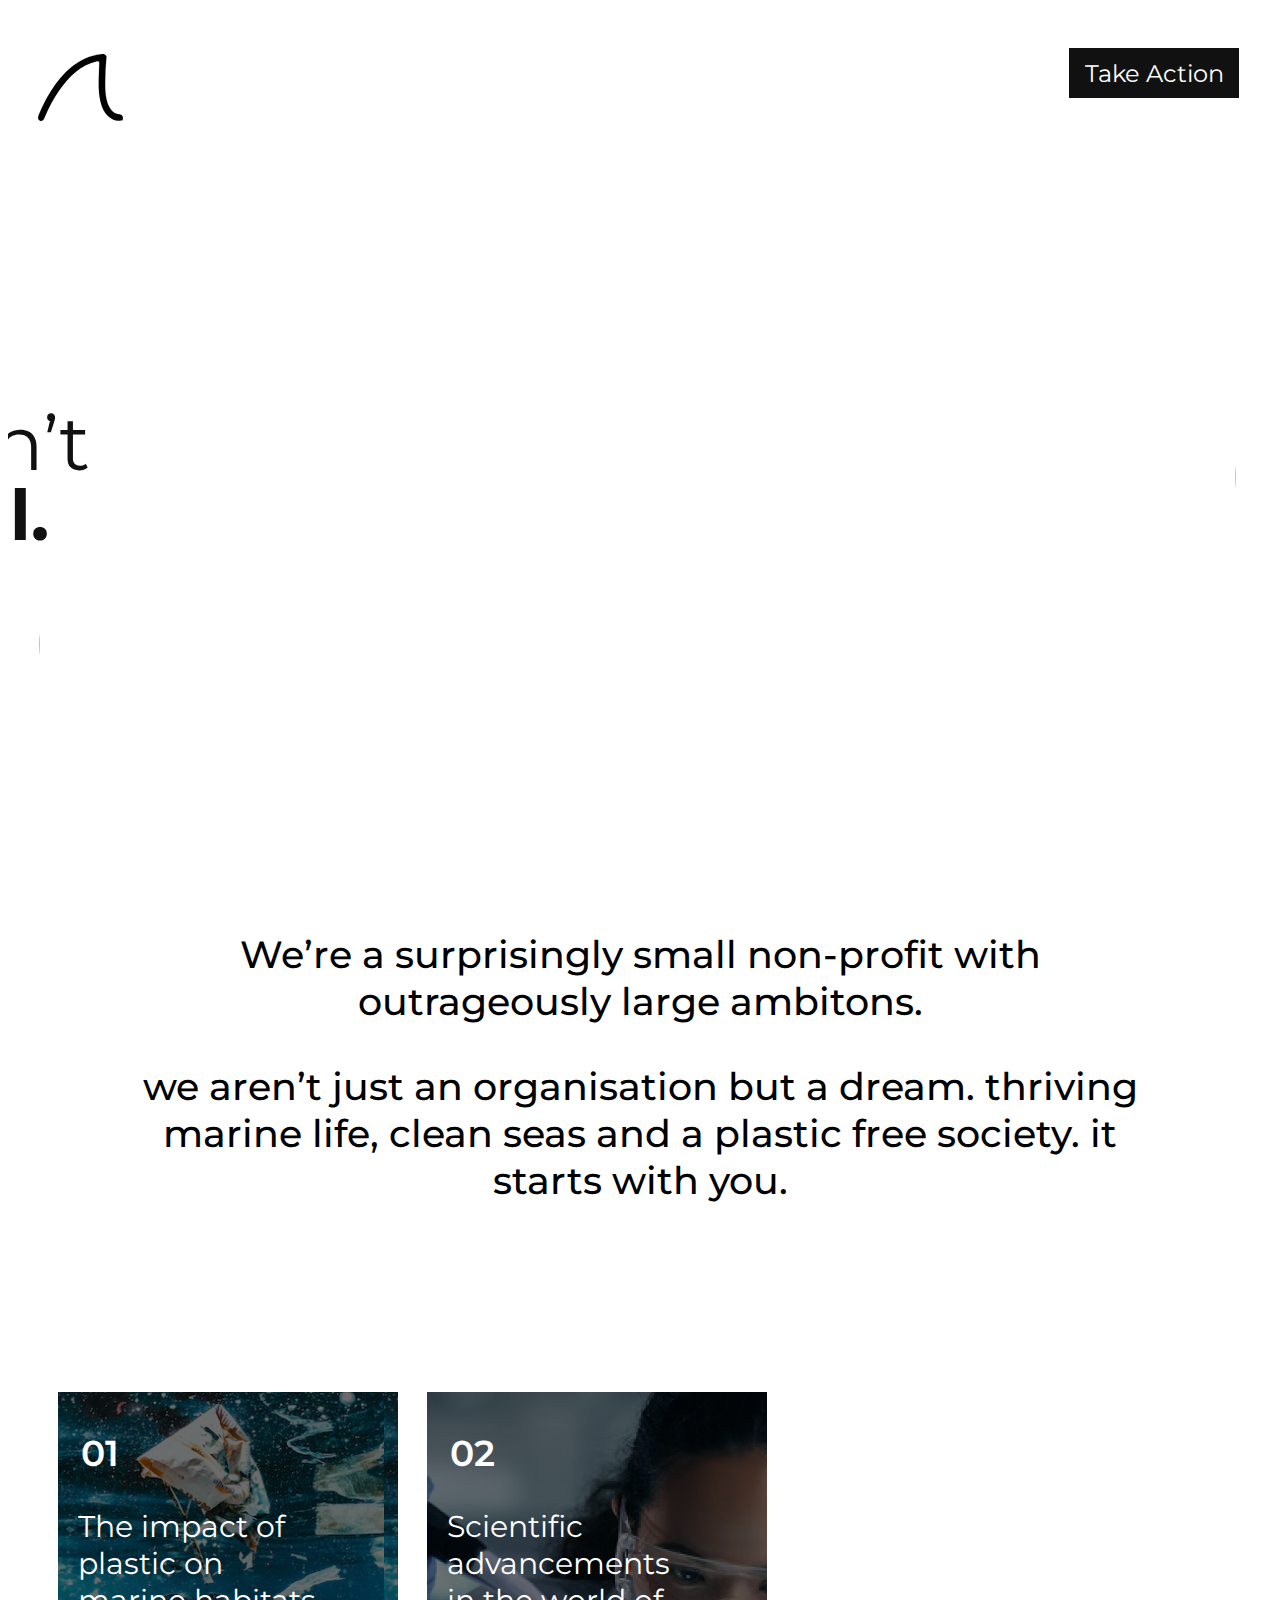
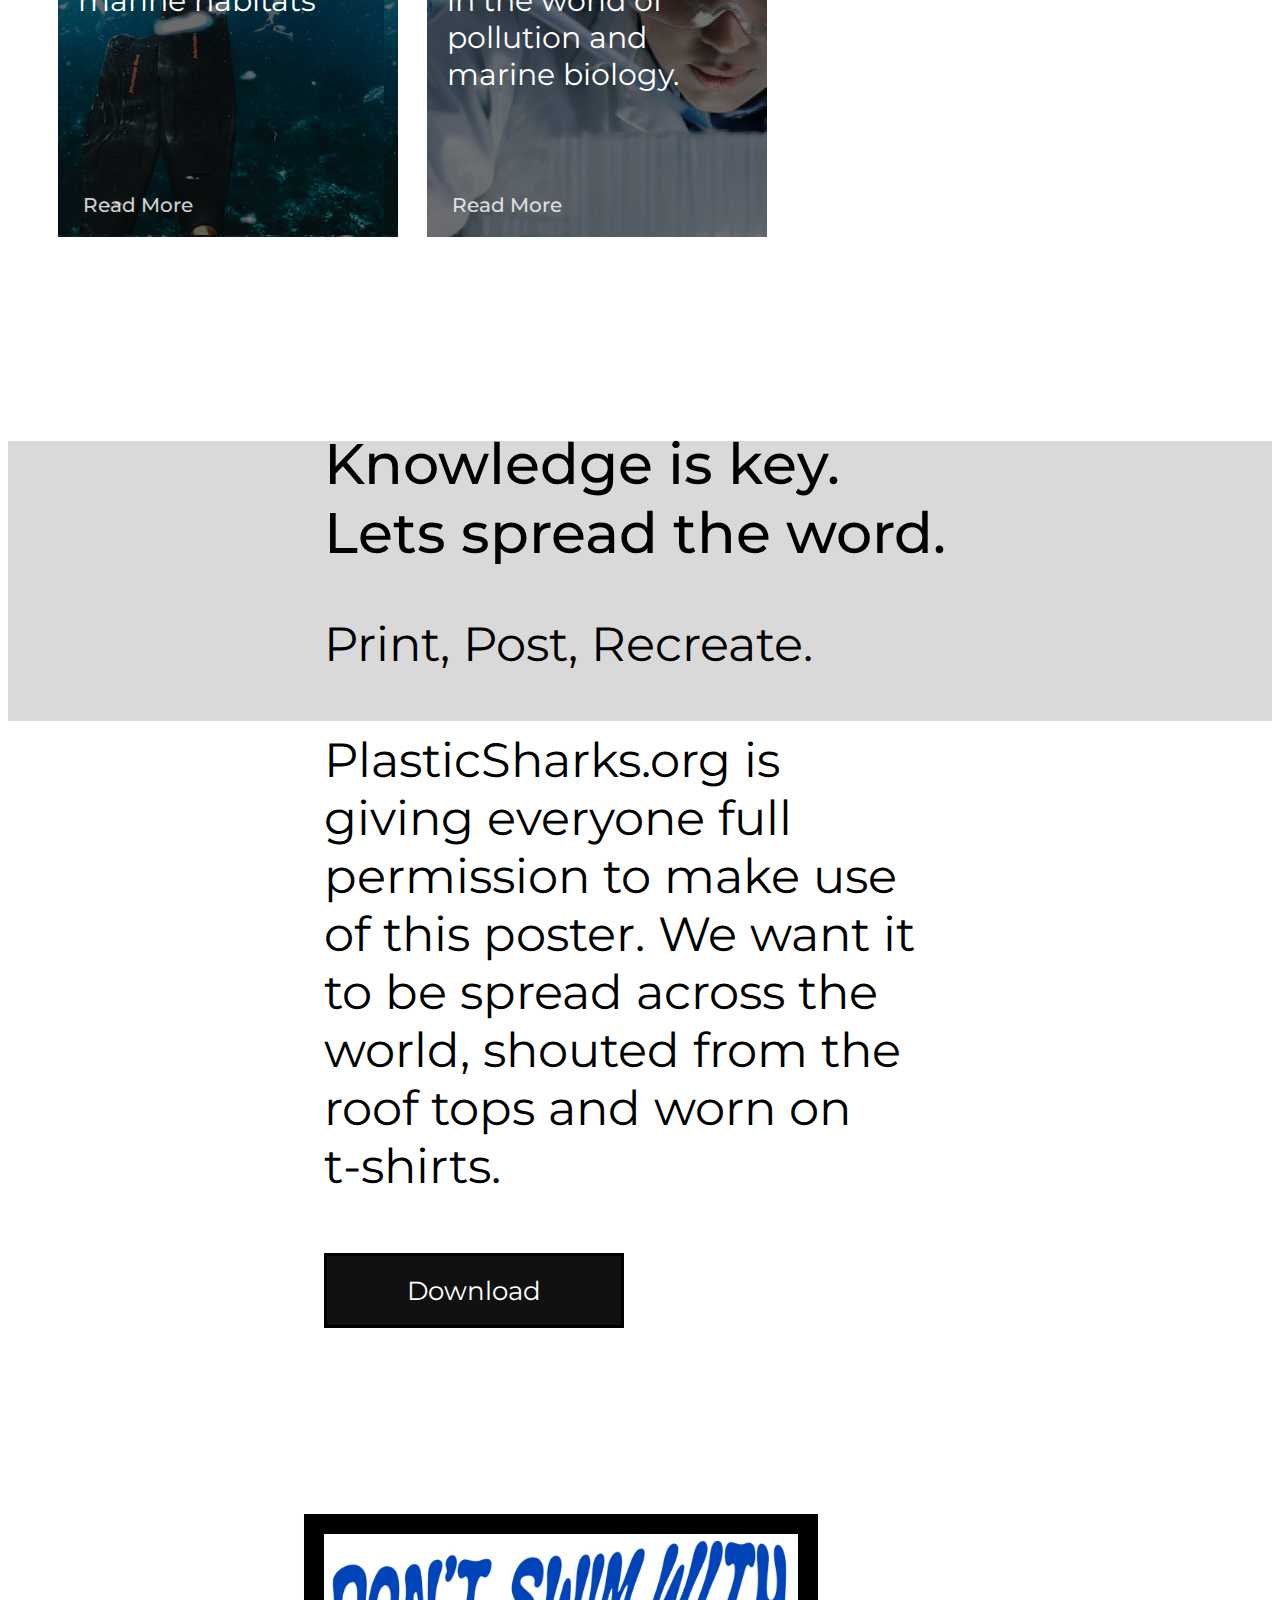
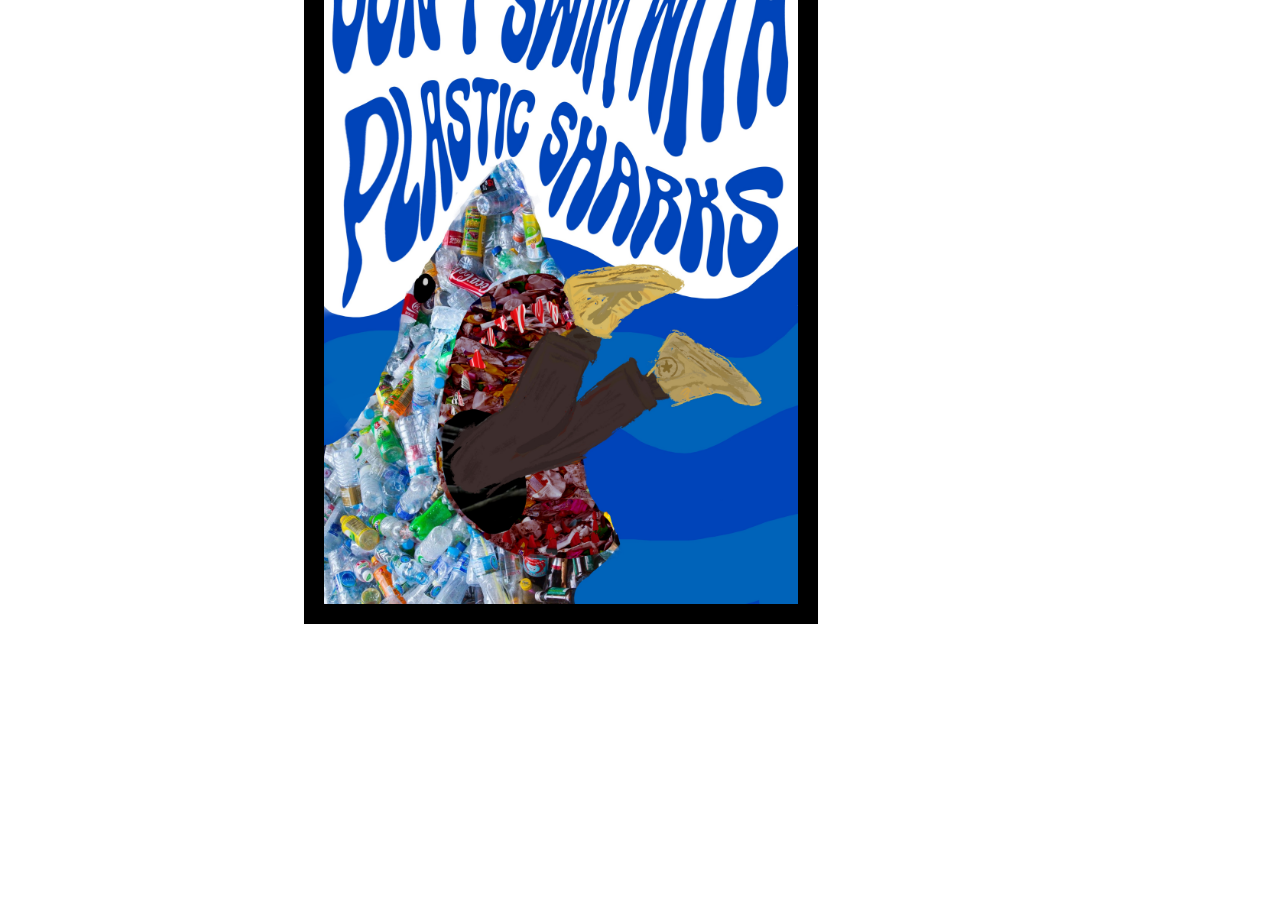
<file: index.html>
<html>
    <head>
        <link rel="stylesheet" href="./stylesheet.css">
        <link rel="icon" type="image/x-icon" href="logo.svg">
        <script src="https://cc.cdn.civiccomputing.com/9/cookieControl-9.x.min.js"></script>
        
<!-- Google tag (gtag.js) -->
<script async src="https://www.googletagmanager.com/gtag/js?id=G-W3X73BCVB2"></script>
<script>
  window.dataLayer = window.dataLayer || [];
  function gtag(){dataLayer.push(arguments);}
  gtag('js', new Date());

  gtag('config', 'G-W3X73BCVB2');
</script>
        <script>
            var config = {
            apiKey: '42541c51ae5abe45f4d73cc888cad7e1c9524270',
            product: 'community',
                optionalCookies: [
                    {
                        name: 'analytics',
                        label: 'Analytics',
                        description: '',
                        cookies: [],
                        onAccept : function(){},
                        onRevoke: function(){}
                    },{
                        name: 'marketing',
                        label: 'Marketing',
                        description: '',
                        cookies: [],
                        onAccept : function(){},
                        onRevoke: function(){}
                    },{
                        name: 'preferences',
                        label: 'Preferences',
                        description: '',
                        cookies: [],
                        onAccept : function(){},
                        onRevoke: function(){}
                    }
                ],

                position: 'RIGHT',
                theme: 'DARK'
            };

            CookieControl.load( config );
        </script>
</script>
    </head>
    <body>
        <div class="navbar">
            <img class="logo" src="logo.svg" />
            <title>PlasticSharks</title>
            <button class="takeaction" onclick="document.getElementById('poster').scrollIntoView();">Take Action</button>
        </div>
        <div class="spacerwhite"></div>
        <div class="SplashWrapper">
            <h1 class="ps slide-in-fromright">Plastic Sharks</h1>
            <img class="smallblob slide-in-fromleft" src="smallblob.svg" alt="">
            <h1 class="ar slide-in-fromleft">aren't</h1>
            <img class="realimg ar slide-in-fromleft" src="arrl.svg">
            <img class="rightblob slide-in-fromright" src="rightblob.png" alt="">
            <h1 class="rl slide-in-fromright">Real.</h1>
            <img class="leftblob slide-in-fromleft" src="leftblob.png" alt="">
        </div>
       
        <div class="Article-Wrapper">
            <div class="Article-Paragraph">
                <p>
                We’re a surprisingly small non-profit with outrageously large ambitons.
                </p>
                <p>
                we aren’t just an organisation but a dream. 
                thriving marine life, clean seas and a plastic free society. 
                it starts with you.
                </p>
            </div>

            <div class="box-wrapper">
                <div class="Article-layout" style="background-image: url(01.png);">
                    <p class="Article-Parts numbers">01</p>
                    <p class="Article-Parts para">The impact of <br/> plastic on <br/> marine habitats</p>
                    <p class="Article-Parts rm">Read More</p>
                </div>
                <div class="Article-layout" style="background-image: url(02.png);">
                    <p class="Article-Parts numbers">02</p>
                    <p class="Article-Parts para">Scientific <br/> advancements <br/> in the world of <br/> pollution and <br/> marine biology.</p>
                    <p class="Article-Parts rm">Read More</p>
                </div>
                <div class="Article-layout" style="background-image: url('https://images.unsplash.com/photo-1566812201627-d2ebc5b056f9?ixlib=rb-4.0.3&ixid=MnwxMjA3fDB8MHxzZWFyY2h8M3x8c2hhcmtzfGVufDB8fDB8fA%3D%3D&auto=format&fit=crop&w=600&q=60'); background-size: 400px;">
                    <p class="Article-Parts numbers">03</p>
                    <p class="Article-Parts para">What plastic<br/>pollution can do <br/> to beloved sharks.</p>
                    <p class="Article-Parts rm">Read More</p>
                </div>
            </div>
        </div>
     <div class="poster-move">
        <div class="poster-wrapper" id="poster">
            <img class="poster" src="Poster.jpg" alt="Shark Poster">
            <div class="poster-content" >
            <h1 class="poster-title">
                Knowledge is key. <br/>
                Lets spread the word.
            </h1>
            <p class="poster-para">
                Print, Post, Recreate.<br/> 
                <br/>
                PlasticSharks.org is giving everyone full permission to make use of this poster.

                We want it to be spread across the world, shouted from the roof tops and worn on <br/>t-shirts.<br/>
                <br/>
                <Button class="poster-dl"><a class="pd" href="poster.jpg" download>Download</a></Button>
            </p>
            </div>
        </div>
    </div>
        <div class="footer-wrapper">
        <div class="footer">
            <p>
                Copyright 2023, PlasticSharks <br/>
                Designed and Coded by Levi Davis
            </p>
        </div>
        </div>
    </body>
</html>
</file>
<file: stylesheet.css>
@import url('https://fonts.googleapis.com/css2?family=Montserrat:wght@100;200;300;400;500;600;700;800;900&display=swap');

html, body {
  max-width: 100%;
  overflow-x: hidden;
}

html {
  scroll-behavior: smooth;
 }

body {
  font-family: 'Montserrat', sans-serif;
}

.navbar {
  display: grid; 
  grid-template-columns: 20% 20% 20% 20% 90px 20%; 
  align-items: center;
  grid-template-rows: 100px; 
  gap: 0px 0px; 
  grid-template-areas: 
    "logo . . . . button"; 
}

button.takeaction {
  font-family: 'Montserrat', sans-serif;
  font-weight: 400;
  width: 140;
  height: 40;
  background-color: #111111;
  color: white;
  font-size: 17px;
  border-style: solid;
  grid-area: button;
  margin-left: 50px;
  position: relative;
  transition-duration: 0.2s;
}

button.takeaction:hover{
  -webkit-box-shadow: 0px 0px 24px 0px rgba(0,0,0,0.75);
-moz-box-shadow: 0px 0px 24px 0px rgba(0,0,0,0.75);
box-shadow: 0px 0px 24px 0px rgba(0,0,0,0.75);
transition-duration: 0.2s;
}

img.logo {
  width: 55px;
  height: 70px;
  margin-left: 30px;
  grid-area: logo;
  animation-name: example;
  animation-duration: 5s;
  animation-iteration-count: infinite;
  animation-delay: 2s;
}

@keyframes example {
  0% {transform: rotate(0deg);}
  50% {transform: rotate(90deg);}
  60% {transform: rotate(70deg);}
  100% {transform: rotate(360deg);}
}

h1 {
  font-size: 100px;
}

h1.ps{
  font-family: 'Montserrat', sans-serif;
  font-weight: bold;
  grid-area: PS;
}

h1.ar {
  font-family: 'Montserrat', sans-serif;
  font-weight: 400;
  grid-area: RT;
}

h1.rl {
  font-family: 'Montserrat', sans-serif;
  font-weight: bold;
  grid-area: real;
  left: 0;
}

.SplashWrapper {
  margin: 0 auto;
  display: grid;
  grid-template-columns: 150px 0px 23% 33.3% 33.3% 90px;
  grid-template-rows: 100px 173px 173px 173px 100px; 
  gap: 0px 0px;
  align-items: center;
  grid-auto-flow: row;
  grid-template-areas:
    ". . . . . ."
    ". . Small-Blob PS PS ."
    ". . RT right-blob right-blob ."
    ". . left-blob left-blob real ."
    ". . . . . .";
}

img.smallblob {
  grid-area: Small-Blob; 
  width: 100%;
  height: 80%;
}

img.rightblob{
  grid-area: right-blob;
}

img.leftblob{
  grid-area: left-blob;
}

.slide-in-fromleft {
  transform: translateX(-100%);
  -webkit-transform: translateX(-100%);
  animation: slide-in 2s forwards;
  -webkit-animation: slide-in 2s forwards;
}

.slide-in-fromright {
  transform: translateX(100%);
  -webkit-transform: translateX(100%);
  animation: slide-in 2s forwards;
  -webkit-animation: slide-in 2s forwards;
}

@keyframes slide-in {
  100% { transform: translateX(0%); }
}
@-webkit-keyframes slide-in {
  100% { -webkit-transform: translateX(0%); }
}

.Article-Wrapper {
  display: grid; 
  align-items: line;
  grid-template-columns: 1fr 2fr; 
  grid-template-rows: 1fr; 
  gap: 0px 0px; 
  grid-template-areas: 
    "Article-Paragraph Article-car"; 
  margin-left: 50px;
}

.Article-Paragraph {
  margin: 0px 120px 0px 120px;
  grid-area: Article-Paragraph;
  font-family: 'Montserrat', sans-serif;
  font-weight: 500;
  font-size: 24px;
}

.Article-car { 
  grid-area: Article-car; 
}

.Article-layout {
  max-width:330px;
  width: 330px;
  height:445;
  font-family: 'Montserrat', sans-serif;
  font-weight: 500;
  font-size: 24px;
  color: white;
  padding-left: 10px;
  margin-right: 25px;
  overflow: hidden;
  position: relative;
  display: inline-block;
}

.box-wrapper{
  right: 0;
  display: inline-block;
  white-space: nowrap; /* Prevent the divs from wrapping */
  overflow-x: auto; /* Add a horizontal scrollbar when the container width is exceeded */
  -ms-overflow-style: none;  /* IE and Edge */
  scrollbar-width: none;  /* Firefox */
}

.box-wrapper::-webkit-scrollbar {
  display: none;
}


.Article-Parts {
  position: relative;
  overflow: hidden;
  margin-right: 10px; /* Add 10px of margin to the right of each box */
}

.Article-Parts:last-child {
  margin-right: 0;
}

.Article-Parts.numbers {
  top: 3px;
  left: 3px;
  font-weight: 600;
  font-size: 36;
  position: relative;
  margin-left: 10px;
}

.Article-Parts.para {
  font-weight: 400;
  font-size: 30px;
  margin-left: 10px;
  max-width: 300px;
  word-break: break-all;
  white-space: normal;
}

.Article-Parts.rm {
  position: absolute;
  bottom: 0;
  margin: 0px 0px 20px 15px;
  font-weight: 500;
  font-size: 20;
  opacity: 0.80;
  display: flex;
  transition-duration: 0.5s;
}

.Article-Parts.rm:hover{
  opacity: 100;
  transition-duration: 0.5s;
}

.poster-wrapper{
  padding: 100px 0px 40px 25%;
  overflow: hidden;
  text-align: center;
  display: inline-block;
  display: grid; 
  grid-template-columns: 1fr 1fr 1fr; 
  grid-template-rows: 1fr 1fr 1fr; 
  gap: 0px 0px; 
  grid-template-areas: 
    "Poster Paragraph Paragraph"
    "Poster Paragraph Paragraph"
    "Poster Paragraph Paragraph"; 
  align-items: center;
}

.poster-content {
  grid-area: Paragraph; 
}

.poster-title{
  font-weight: 500;
  font-size: 32px;
  text-align: left;
}

.poster-para{
  font-weight: 400;
  font-size: 28px;
  text-align: left;
  max-width: 400px;
}

.poster-dl{
  text-decoration: none;
  text-align: center;
  font-family: 'Montserrat', sans-serif;
  font-weight: 400;
  width: 140;
  height: 40;
  background-color: #111111;
  color: white;
  font-size: 17px;
  border-style: solid;
  position: relative;
  transition-duration: 0.2s;
}

a.pd {
  text-decoration: none;
  font-size: 17px;
  color: white;
}

.poster-dl:hover{
  -webkit-box-shadow: 0px 0px 24px 0px rgba(0,0,0,0.75);
-moz-box-shadow: 0px 0px 24px 0px rgba(0,0,0,0.75);
box-shadow: 0px 0px 24px 0px rgba(0,0,0,0.75);
transition-duration: 0.2s;
}

.poster{
  width: 300px;
  grid-area: Poster;
  box-shadow: 0 0 0px 13.337629318237305px rgba(0, 0, 0, 1);
}

.footer{
  margin-top: 200px;
  width: 100%;
  height: 200px;
  background-color: #D9D9D9;
  text-align: center;
  font-weight: 400;
  font-size: 35px;
  padding: 40px;
}

@media only screen and (min-width: 1300px) {
  img.realimg {
    visibility: hidden;
  }
  div.spacerwhite{ visibility: hidden;width: 0px;height: 0px;}
}


@media only screen and (max-width: 1400px) and (min-width: 451px) {
  .navbar {
  display: grid; 
  grid-template-columns: 1fr 60% 1fr; 
  grid-template-rows: 1fr; 
  gap: 0px 0px; 
  align-items: center;
  grid-template-areas: 
    "logo . button"; ; 
  }
  
  button.takeaction {
    font-family: 'Montserrat', sans-serif;
    font-weight: 400;
    width: 170px;
    height: 50px;
    background-color: #111111;
    color: white;
    font-size: 24px;
    border-style: solid black;
    grid-area: button;
    margin-right: 10px;
    position: relative;
    transition-duration: 0.2s;
    box-shadow: none;
    padding: 0;
    border: none;
  }
  
  button.takeaction:hover{
  -webkit-box-shadow: 0px 0px 24px 0px rgba(0,0,0,0.75);
  -moz-box-shadow: 0px 0px 24px 0px rgba(0,0,0,0.75);
  box-shadow: 0px 0px 24px 0px rgba(0,0,0,0.75);
  transition-duration: 0.2s;
  }
  
  img.logo {
    width: 85px;
    height: 100px;
    margin-left: 30px;
    margin-top: 30px;
    grid-area: logo;
    animation-duration: 0s;
  }
  
  .SplashWrapper {
  margin-top: 120px;
  width: 100%;
  max-width: 1200px;
  display: grid; 
  align-items:center;
  align-content: start;
  grid-template-columns: 33.3% 33.3% 33.3%;
  grid-template-rows: 15% 20% 20%; 
  grid-gap: 45px;
  grid-template-areas: 
    "pt pt pt"
    "text right right"
    "left left ."; 
      
  }
  h1 {
    font-size: 100px;
  }
  
  h1.ps {
    grid-area: pt;
    font-family: 'Montserrat', sans-serif;
    font-weight: bold;
    left: 0;
    margin: 0 0 15px 50px;

    align-self: baseline;
  }

  .realimg {
    grid-area: text;
    left: 0;
    margin-left: 50px;
  }
  
  /*
  h1.ar {
    font-family: 'Montserrat', sans-serif;
    font-weight: 400;
    grid-area: text;
  }
  
  h1.rl {
    font-family: 'Montserrat', sans-serif;
    font-weight: bold;
    grid-area: text;
    left: 0;
  } */

  h1.rl, h1.ar{
    visibility: hidden;
    font-size: 0px;
  }
  

  img.smallblob { 
    width: 0px;
    height: 0px;
    visibility: hidden;
  }
  
  img.rightblob{
    grid-area: right;
    width: 750px;
    height: 140px;
    border-radius: 90px 0 0 90px;
    object-fit: cover;
    content:url(https://images.unsplash.com/photo-1597254512641-c0141c25f32c?ixlib=rb-4.0.3&ixid=MnwxMjA3fDB8MHxzZWFyY2h8MTR8fHNoYXJrc3xlbnwwfHwwfHw%3D&auto=format&fit=crop&w=600&q=60);
  }

  img.leftblob{
    grid-area: left;
    width: 626px;
    height: 137px;
    border-radius: 0 90px 90px 0;
    object-fit: cover;
    content:url("https://images.unsplash.com/photo-1573551089778-46a7abc39d9f?ixlib=rb-4.0.3&ixid=MnwxMjA3fDB8MHxzZWFyY2h8MTJ8fHR1cnRsZXxlbnwwfHwwfHw%3D&auto=format&fit=crop&w=600&q=60");
  }
  
  .slide-in-fromleft {
    transform: translateX(-100%);
    -webkit-transform: translateX(-100%);
    animation: slide-in 2s forwards;
    -webkit-animation: slide-in 2s forwards;
  }
  
  .slide-in-fromright {
    transform: translateX(100%);
    -webkit-transform: translateX(100%);
    animation: slide-in 2s forwards;
    -webkit-animation: slide-in 2s forwards;
  }
  
  @keyframes slide-in {
    100% { transform: translateX(0%); }
  }
  @-webkit-keyframes slide-in {
    100% { -webkit-transform: translateX(0%); }
  }

  div.spacerwhite{
    width: 100%;
    height: 20px;
    opacity: 1;
  }


 

  .Article-Wrapper {
    display: grid; 
    margin: 0 auto;
    grid-template-columns: 1fr; 
    grid-template-rows: 1fr 1fr; 
    gap: 50px 0px; 
    grid-template-areas: 
      "text"
      "car"; 
  }
  
  .Article-Paragraph {
    grid-area: text;
    text-align: center;
    font-family: 'Montserrat', sans-serif;
    font-weight: 500;
    font-size: 38px;
  }
  
  .Article-car { 
    grid-area: car;
  }
  
  .Article-layout {
    max-width:330px;
    width: 330px;
    height:445;
    font-family: 'Montserrat', sans-serif;
    font-weight: 500;
    font-size: 24px;
    color: white;
    padding-left: 10px;
    margin-right: 25px;
    overflow: hidden;
    position: relative;
    display: inline-block;
  }
  
  .box-wrapper{
    margin-left: 50px;
    right: 0;
    display: inline-block;
    white-space: nowrap; /* Prevent the divs from wrapping */
    overflow-x: auto; /* Add a horizontal scrollbar when the container width is exceeded */
    -ms-overflow-style: none;  /* IE and Edge */
    scrollbar-width: none;  /* Firefox */
  }
  
  .box-wrapper::-webkit-scrollbar {
    display: none;
  }
  
  
  .Article-Parts {
    position: relative;
    overflow: hidden;
    margin-right: 10px; /* Add 10px of margin to the right of each box */
  }
  
  .Article-Parts:last-child {
    margin-right: 0;
  }
  
  .Article-Parts.numbers {
    top: 3px;
    left: 3px;
    font-weight: 600;
    font-size: 36;
    position: relative;
    margin-left: 10px;
  }
  
  .Article-Parts.para {
    font-weight: 400;
    font-size: 30px;
    margin-left: 10px;
    max-width: 300px;
    word-break: break-all;
    white-space: normal;
  }
  
  .Article-Parts.rm {
    position: absolute;
    bottom: 0;
    margin: 0px 0px 20px 15px;
    font-weight: 500;
    font-size: 20;
    opacity: 0.80;
    display: flex;
    transition-duration: 0.5s;
  }
  
  .Article-Parts.rm:hover{
    opacity: 100;
    transition-duration: 0.5s;
  }

  .poster-move {
    float: left;
  }
  
  .poster-wrapper{
    left: 0;
    zoom:1.5;
    -moz-transform: scale(1.5);
    margin: 0 0 0 0;
    position: relative;
    align-items: center;
    display: grid; 
    grid-template-columns: 100%; 
    grid-template-rows: 1fr 1fr; 
    gap: 0px 0px; 
    grid-template-areas: 
      "text"
      "poster"; 
  }

  .poster-content {
    grid-area: text; 
  }
  
  .poster-title{
    font-weight: 500;
    font-size: 38px;
    text-align: left;
    grid-area: text; 
  }
  
  .poster-para{
    font-weight: 400;
    font-size: 32px;
    text-align: left;
  }
  
  .poster-dl{
    text-align: center;
    font-family: 'Montserrat', sans-serif;
    font-weight: 400;
    width: 50%;
    height: 50px;
    background-color: #111111;
    color: white;
    font-size: 17px;
    border-style: solid;
    position: relative;
    transition-duration: 0.2s;
  }
  
  .poster-dl:hover{
    -webkit-box-shadow: 0px 0px 24px 0px rgba(0,0,0,0.75);
  -moz-box-shadow: 0px 0px 24px 0px rgba(0,0,0,0.75);
  box-shadow: 0px 0px 24px 0px rgba(0,0,0,0.75);
  transition-duration: 0.2s;
  }
  
  .poster{
    width: 50%;
    height: auto;
    grid-area: poster;
    box-shadow: 0 0 0px 13.337629318237305px rgba(0, 0, 0, 1);
  }
  
  .footer{
    margin-top: 200px;
    width: 100%;
    height: 200px;
    background-color: #D9D9D9;
    text-align: center;
    font-weight: 400;
    font-size: 35px;
    padding: 40px;
  }
}


/* MOBILE */


@media only screen and (max-device-width: 450px) {

  .navbar {
  display: grid; 
  grid-template-columns: 1fr 50% 1fr; 
  grid-template-rows: 1fr; 
  gap: 0px 0px; 
  align-items: center;
  grid-template-areas: 
    "logo . button"; ; 
  }
  
  button.takeaction {
    font-family: 'Montserrat', sans-serif;
    font-weight: 500;
    width: 270px;
    height: 90px;
    background-color: black;
    color: white;
    font-size: 35px;
    border-style: solid;
    grid-area: button;
    margin-right: 20px;
    position: relative;
    transition-duration: 0.2s;
  }
  
  button.takeaction:hover{
    -webkit-box-shadow: 0px 0px 24px 0px rgba(0,0,0,0.75);
  -moz-box-shadow: 0px 0px 24px 0px rgba(0,0,0,0.75);
  box-shadow: 0px 0px 24px 0px rgba(0,0,0,0.75);
  transition-duration: 0.2s;
  }
  
  img.logo {
    width: 105px;
    height: 120px;
    margin-left: 30px;
    grid-area: logo;
    animation-duration: 5s;
  }
  
  .SplashWrapper {
  margin-top: 120px;
  width: 100%;
  max-width: 1200px;
  zoom: 1.5;
  -moz-transform: scale(1.5);
  display: grid; 
  align-items:center;
  align-content: start;
  grid-template-columns: 33.3% 33.3% 33.3%;
  grid-template-rows: 15% 20% 20%; 
  grid-gap: 45px;
  grid-template-areas: 
    "pt pt pt"
    "text right right"
    "left . ."; 
  
  }
  h1 {
    font-size: 80px;
  }
  
  h1.ps {
    grid-area: pt;
    font-family: 'Montserrat', sans-serif;
    font-weight: bold;
    left: 0;
    margin: 0 0 0px 20px;
    align-self: baseline;
  }

  .realimg {
    grid-area: text;
    left: 0;
    margin: 0 0 30px 20px;

  }
  
  /*
  h1.ar {
    font-family: 'Montserrat', sans-serif;
    font-weight: 400;
    grid-area: text;
  }
  
  h1.rl {
    font-family: 'Montserrat', sans-serif;
    font-weight: bold;
    grid-area: text;
    left: 0;
  } */

  h1.rl, h1.ar{
    visibility: hidden;
    font-size: 0px;
  }
  

  img.smallblob { 
    width: 0px;
    height: 0px;
    visibility: hidden;
  }
  
  img.rightblob{
    grid-area: right;
    width: 80%;
    height: 140px;
    border-radius: 90px 0 0 90px;
    object-fit: cover;
    content:url("https://images.unsplash.com/photo-1621451537084-482c73073a0f?ixlib=rb-4.0.3&ixid=MnwxMjA3fDB8MHxzZWFyY2h8Mnx8cGxhc3RpYyUyMHBvbGx1dGlvbnxlbnwwfHwwfHw%3D&auto=format&fit=crop&w=600&q=60");
  }

  img.leftblob{
    grid-area: left;
    width: 150%;
    height: 137px;
    border-radius: 0 90px 90px 0;
    object-fit: cover;
    content:url("https://images.unsplash.com/photo-1509747129352-c4244f0b9bf9?ixlib=rb-4.0.3&ixid=MnwxMjA3fDB8MHxzZWFyY2h8MTV8fHR1cnRsZSUyMHBsYXN0aWN8ZW58MHx8MHx8&auto=format&fit=crop&w=600&q=60");
  }
  
  .slide-in-fromleft {
    transform: translateX(-100%);
    -webkit-transform: translateX(-100%);
    animation: slide-in 2s forwards;
    -webkit-animation: slide-in 2s forwards;
  }
  
  .slide-in-fromright {
    transform: translateX(100%);
    -webkit-transform: translateX(100%);
    animation: slide-in 2s forwards;
    -webkit-animation: slide-in 2s forwards;
  }
  
  @keyframes slide-in {
    100% { transform: translateX(0%); }
  }
  @-webkit-keyframes slide-in {
    100% { -webkit-transform: translateX(0%); }
  }

  div.spacerwhite{
    width: 100%;
    height: 20px;
    opacity: 1;
  }

 

  .Article-Wrapper {
    display: grid; 
    margin: 0 auto;
    grid-template-columns: 1fr; 
    grid-template-rows: 1fr 1fr; 
    gap: 50px 0px; 
    grid-template-areas: 
      "text"
      "car"; 
  }
  
  .Article-Paragraph {
    grid-area: text;
    text-align: center;
    font-family: 'Montserrat', sans-serif;
    font-weight: 500;
    font-size: 48px;
  }
  
  .Article-car { 
    grid-area: car;
  }
  
  .Article-layout {
    zoom: 2;
    -moz-transform: scale(2);
    max-width:330px;
    width: 330px;
    height:445;
    font-family: 'Montserrat', sans-serif;
    font-weight: 500;
    font-size: 24px;
    color: white;
    padding-left: 10px;
    margin-right: 25px;
    overflow: hidden;
    position: relative;
    display: inline-block;
  }
  
  .box-wrapper{
    margin-left: 50px;
    right: 0;
    display: inline-block;
    white-space: nowrap; /* Prevent the divs from wrapping */
    overflow-x: auto; /* Add a horizontal scrollbar when the container width is exceeded */
    -ms-overflow-style: none;  /* IE and Edge */
    scrollbar-width: none;  /* Firefox */
  }
  
  .box-wrapper::-webkit-scrollbar {
    display: none;
  }
  
  
  .Article-Parts {
    position: relative;
    overflow: hidden;
    margin-right: 10px; /* Add 10px of margin to the right of each box */
  }
  
  .Article-Parts:last-child {
    margin-right: 0;
  }
  
  .Article-Parts.numbers {
    top: 3px;
    left: 3px;
    font-weight: 600;
    font-size: 36;
    position: relative;
    margin-left: 10px;
  }
  
  .Article-Parts.para {
    font-weight: 400;
    font-size: 30px;
    margin-left: 10px;
    max-width: 300px;
    word-break: break-all;
    white-space: normal;
  }
  
  .Article-Parts.rm {
    position: absolute;
    bottom: 0;
    margin: 0px 0px 20px 15px;
    font-weight: 500;
    font-size: 20;
    opacity: 0.80;
    display: flex;
    transition-duration: 0.5s;
  }
  
  .Article-Parts.rm:hover{
    opacity: 100;
    transition-duration: 0.5s;
  }

  
  .poster-wrapper{
    zoom:1.5;
    -moz-transform: scale(1.5);
    width: 100%;
    margin: 0 auto;
    position: relative;
    align-items: center;
    display: grid; 
    grid-template-columns: 1fr; 
    grid-template-rows: 1fr 1fr; 
    gap: 0px 0px; 
    grid-template-areas: 
      "text"
      "poster"; 
  }

  .poster-content {
    grid-area: text; 
  }
  
  .poster-title{
    font-weight: 500;
    font-size: 38px;
    text-align: left;
    grid-area: text; 
  }
  
  .poster-para{
    font-weight: 400;
    font-size: 32px;
    text-align: left;
  }
  
  .poster-dl{
    text-align: center;
    font-family: 'Montserrat', sans-serif;
    font-weight: 400;
    width: 50%;
    height: 50px;
    background-color: #111111;
    color: white;
    font-size: 17px;
    border-style: solid;
    position: relative;
    transition-duration: 0.2s;
  }
  
  .poster-dl:hover{
    -webkit-box-shadow: 0px 0px 24px 0px rgba(0,0,0,0.75);
  -moz-box-shadow: 0px 0px 24px 0px rgba(0,0,0,0.75);
  box-shadow: 0px 0px 24px 0px rgba(0,0,0,0.75);
  transition-duration: 0.2s;
  }
  
  .poster{

    width: 60%;
    height: auto;
    grid-area: poster;
    box-shadow: 0 0 0px 13.337629318237305px rgba(0, 0, 0, 1);
  }
  
  .footer-wrapper {
    position: relative;
    bottom: 0;
  }

  .footer{
    position: absolute;
    margin-top: 200px;
    width: 100%;
    height: 200px;
    background-color: #D9D9D9;
    text-align: center;
    font-weight: 400;
    font-size: 35px;
    padding: 40px;
  }
}
</file>
